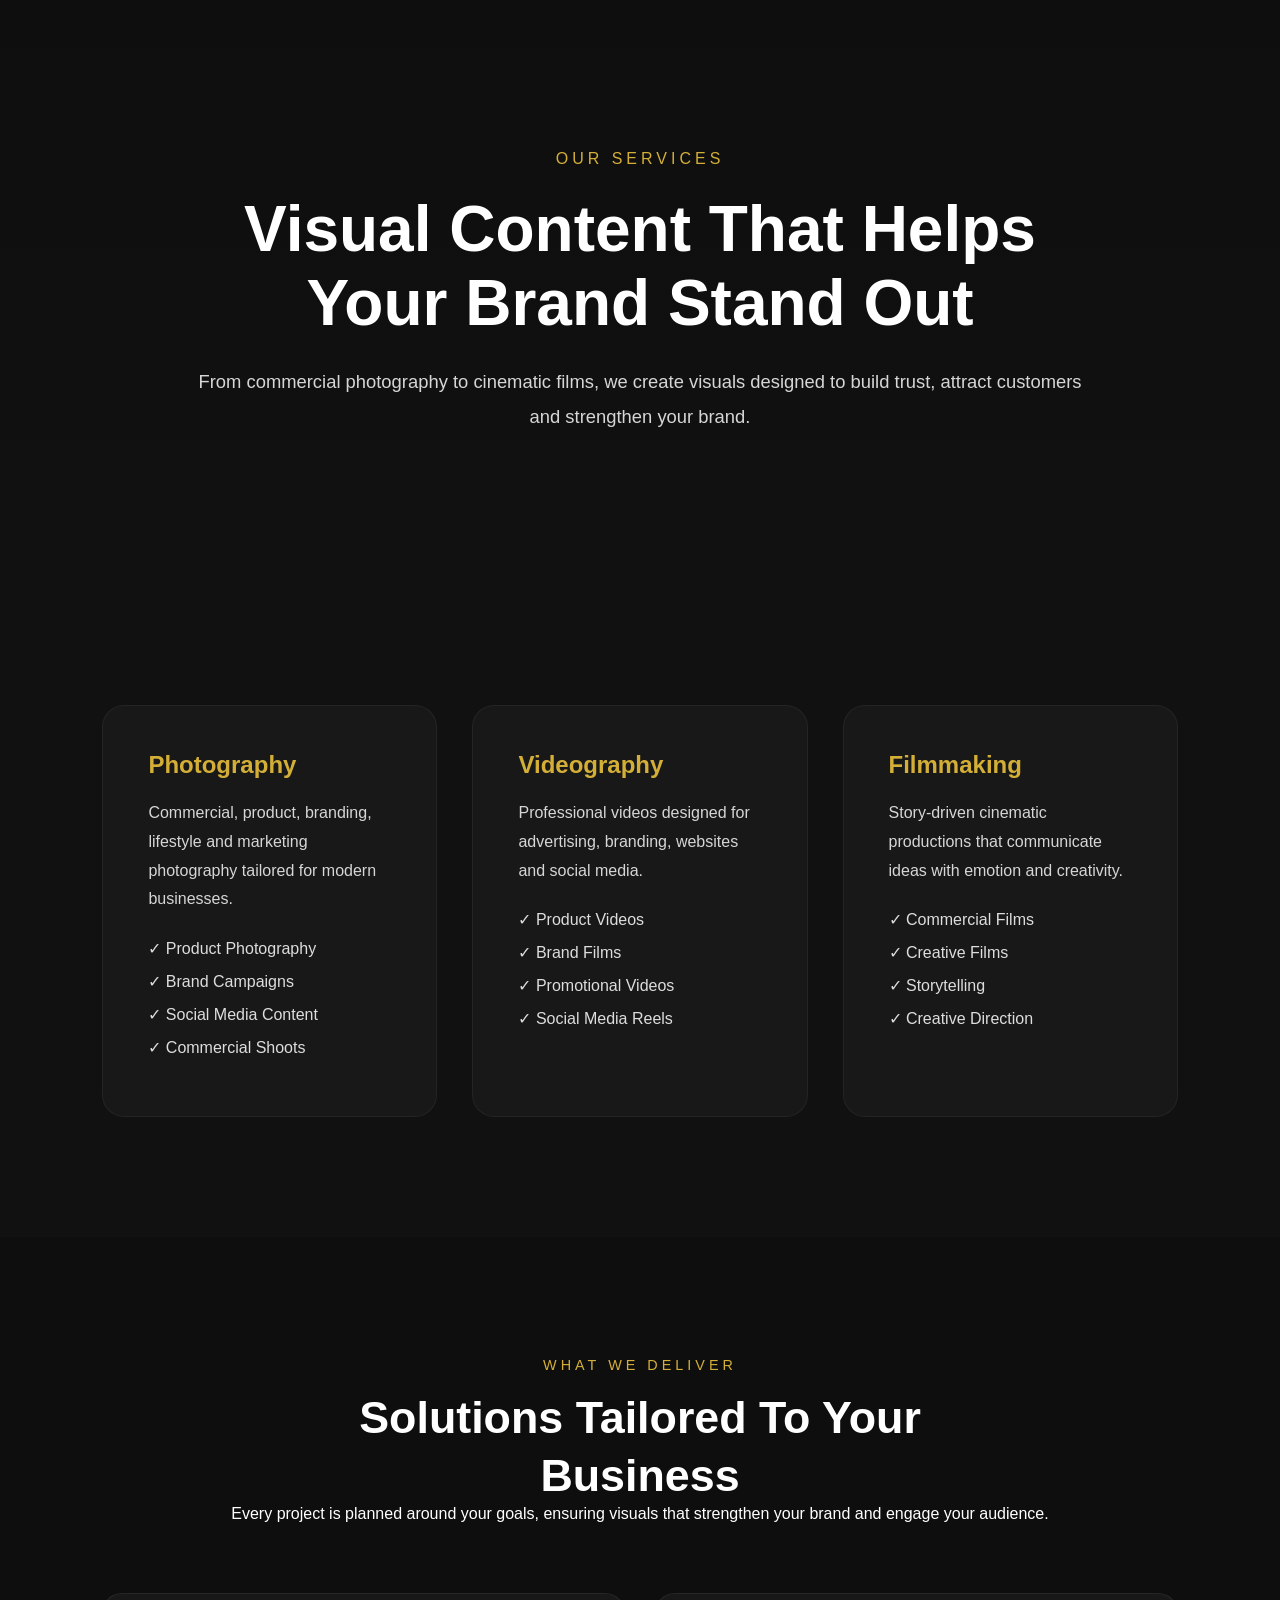
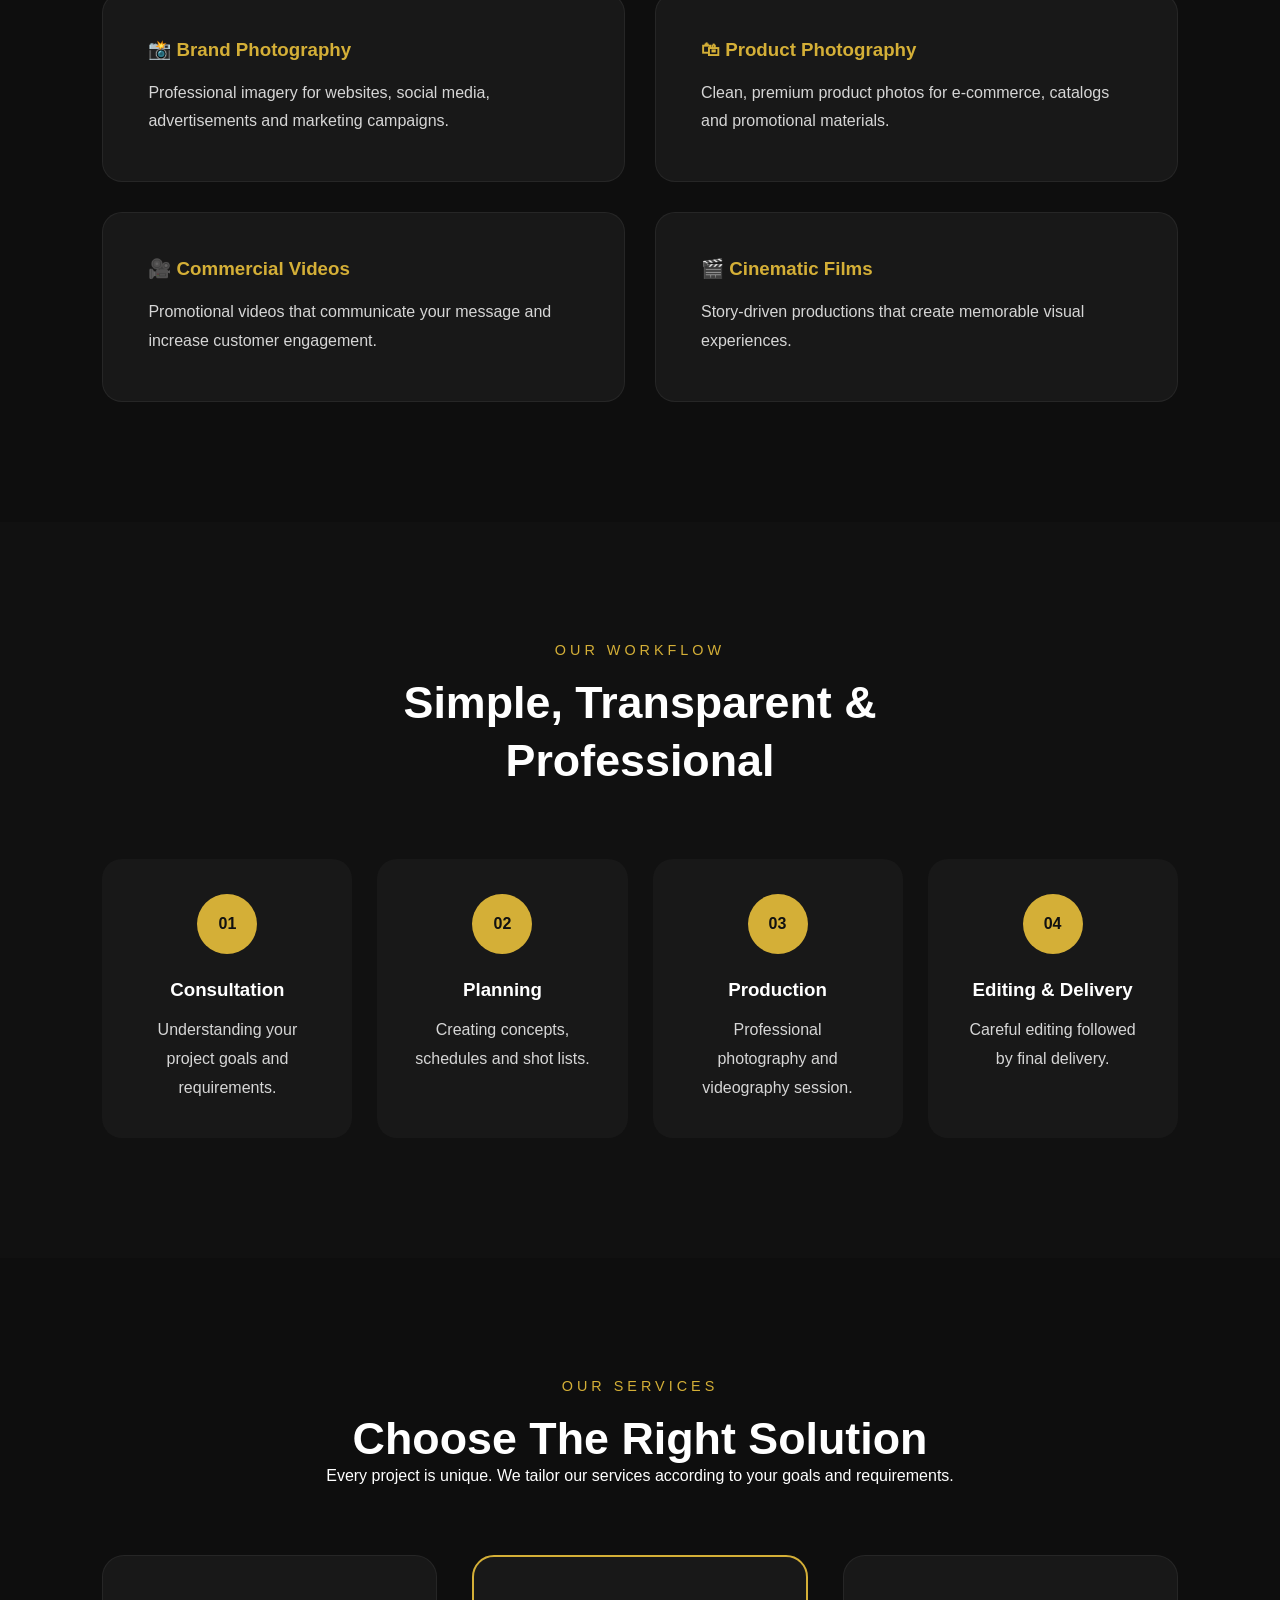
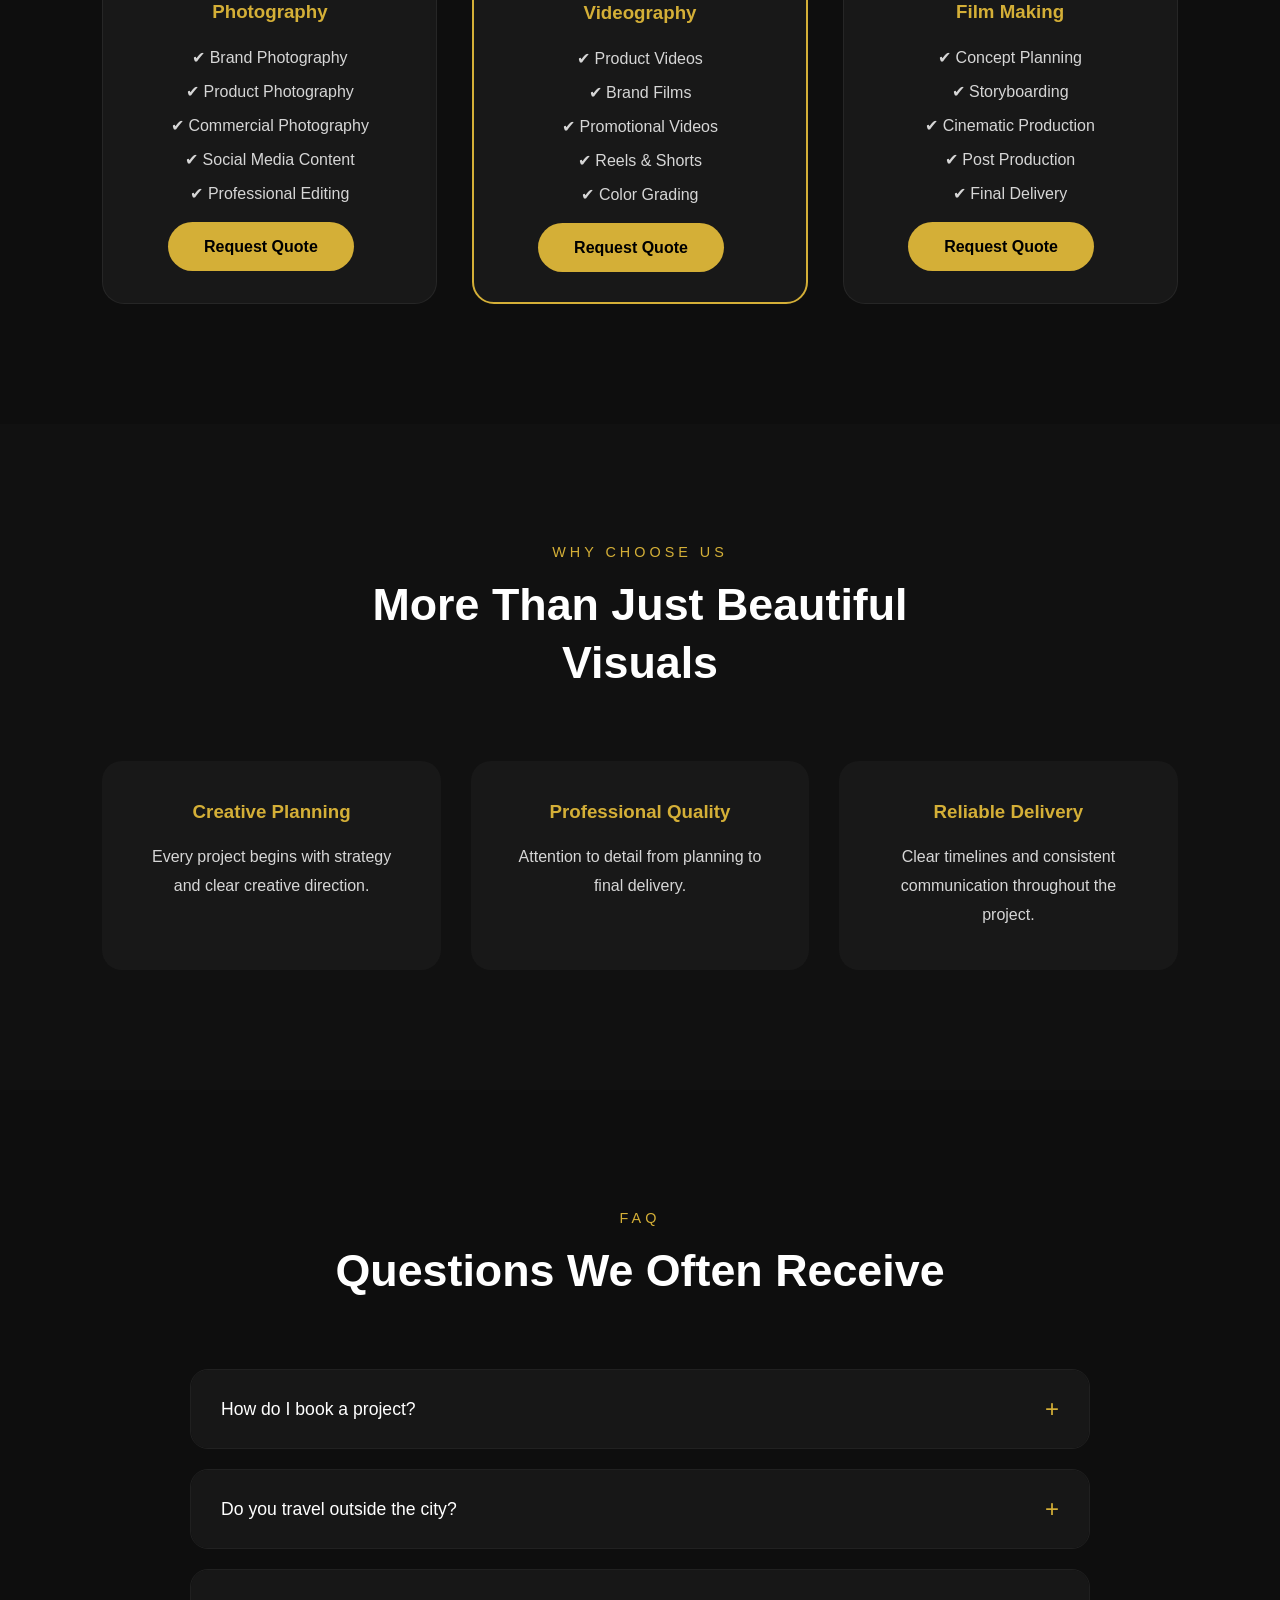
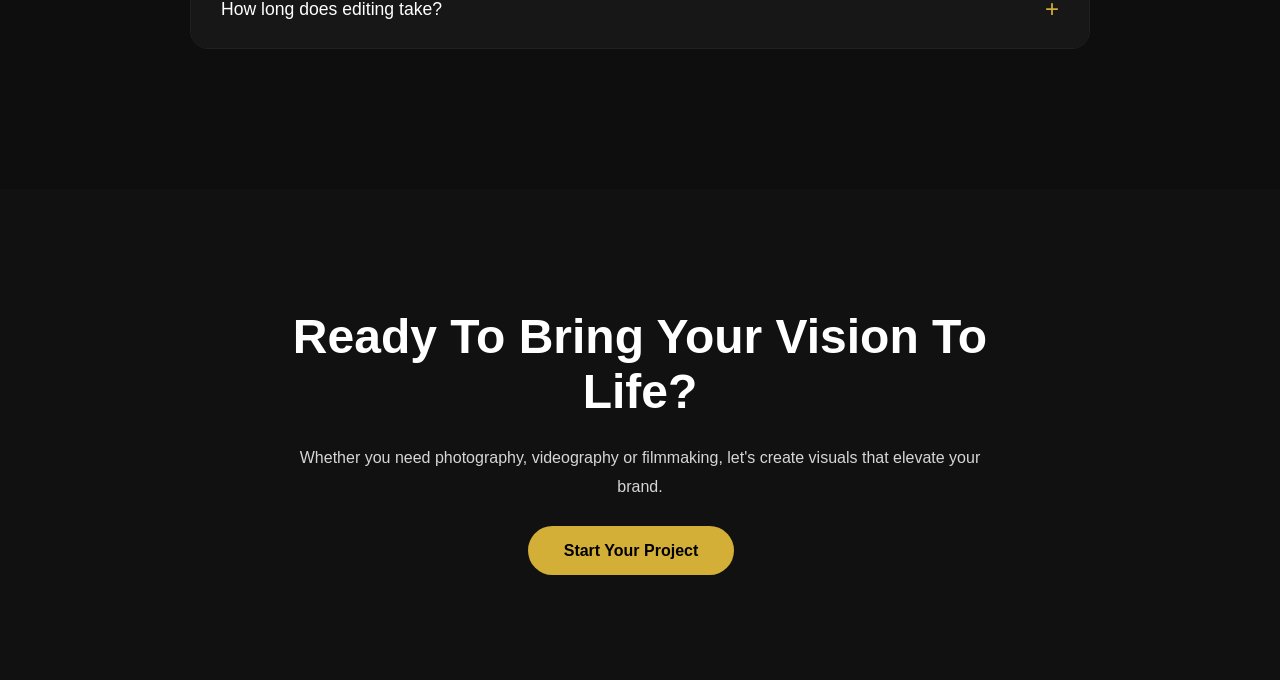
<file: services.html>
<link rel="stylesheet" href="css/style.css">
<link rel="stylesheet" href="css/about.css">
<link rel="stylesheet" href="css/responsive.css">
<link rel="stylesheet" href="css/services.css">
<body>

    <!-- Loader -->

    <!-- Progress Bar -->

    <!-- Navbar -->
  <main>
    <!-- ==========================================
            SERVICES HERO
========================================== -->

<section class="page-hero">

    <div class="page-hero-content">

        <span>OUR SERVICES</span>

        <h1>
            Visual Content That
            Helps Your Brand Stand Out
        </h1>

        <p>

            From commercial photography to cinematic films,
            we create visuals designed to build trust,
            attract customers and strengthen your brand.

        </p>

    </div>

</section>
<!-- ==========================================
            SERVICES GRID
========================================== -->

<section class="services-page reveal">

    <div class="services-grid">

        <article class="service-box" id="photography">

    <h2>Photography</h2>

            <p>

                Commercial, product, branding,
                lifestyle and marketing photography
                tailored for modern businesses.

            </p>

            <ul>

                <li>✓ Product Photography</li>

                <li>✓ Brand Campaigns</li>

                <li>✓ Social Media Content</li>

                <li>✓ Commercial Shoots</li>

            </ul>

        </article>

        <article class="service-box" id="videography">

    <h2>Videography</h2>

            <p>

                Professional videos designed
                for advertising, branding,
                websites and social media.

            </p>

            <ul>

                <li>✓ Product Videos</li>

                <li>✓ Brand Films</li>

                <li>✓ Promotional Videos</li>

                <li>✓ Social Media Reels</li>

            </ul>

        </article>

        <article class="service-box" id="filmmaking">

    <h2>Filmmaking</h2>

            <p>

                Story-driven cinematic productions
                that communicate ideas with emotion
                and creativity.

            </p>

            <ul>

                <li>✓ Commercial Films</li>

                <li>✓ Creative Films</li>

                <li>✓ Storytelling</li>

                <li>✓ Creative Direction</li>

            </ul>

        </article>

    </div>

</section>
<!-- ==========================================
            DETAILED SERVICES
========================================== -->

<section class="services-detail reveal">

    <div class="section-title">

        <span>WHAT WE DELIVER</span>

        <h2>Solutions Tailored To Your Business</h2>

        <p>
            Every project is planned around your goals, ensuring visuals that
            strengthen your brand and engage your audience.
        </p>

    </div>

    <div class="detail-grid">

        <div class="detail-card">

            <h3>📸 Brand Photography</h3>

            <p>
                Professional imagery for websites, social media,
                advertisements and marketing campaigns.
            </p>

        </div>

        <div class="detail-card">

            <h3>🛍 Product Photography</h3>

            <p>
                Clean, premium product photos for e-commerce,
                catalogs and promotional materials.
            </p>

        </div>

        <div class="detail-card">

            <h3>🎥 Commercial Videos</h3>

            <p>
                Promotional videos that communicate your message
                and increase customer engagement.
            </p>

        </div>

        <div class="detail-card">

            <h3>🎬 Cinematic Films</h3>

            <p>
                Story-driven productions that create memorable
                visual experiences.
            </p>

        </div>

    </div>

</section>
<!-- ==========================================
            WORKFLOW
========================================== -->

<section class="workflow reveal">

    <div class="section-title">

        <span>OUR WORKFLOW</span>

        <h2>Simple, Transparent & Professional</h2>

    </div>

    <div class="workflow-grid">

        <div class="workflow-step">

            <div class="step-no">01</div>

            <h3>Consultation</h3>

            <p>Understanding your project goals and requirements.</p>

        </div>

        <div class="workflow-step">

            <div class="step-no">02</div>

            <h3>Planning</h3>

            <p>Creating concepts, schedules and shot lists.</p>

        </div>

        <div class="workflow-step">

            <div class="step-no">03</div>

            <h3>Production</h3>

            <p>Professional photography and videography session.</p>

        </div>

        <div class="workflow-step">

            <div class="step-no">04</div>

            <h3>Editing & Delivery</h3>

            <p>Careful editing followed by final delivery.</p>

        </div>

    </div>

</section>
<!-- ==========================================
                PACKAGES
========================================== -->

<section class="packages reveal">

    <div class="section-title">

        <span>OUR SERVICES</span>

        <h2>Choose The Right Solution</h2>

        <p>
            Every project is unique. We tailor our services
            according to your goals and requirements.
        </p>

    </div>

    <div class="packages-grid">

        <div class="package-card">

            <h3>Photography</h3>

            <ul>

                <li>✔ Brand Photography</li>
                <li>✔ Product Photography</li>
                <li>✔ Commercial Photography</li>
                <li>✔ Social Media Content</li>
                <li>✔ Professional Editing</li>

            </ul>

            <a href="contact.html" class="primary-btn">
                Request Quote
            </a>

        </div>

        <div class="package-card featured">

            <h3>Videography</h3>

            <ul>

                <li>✔ Product Videos</li>
                <li>✔ Brand Films</li>
                <li>✔ Promotional Videos</li>
                <li>✔ Reels & Shorts</li>
                <li>✔ Color Grading</li>

            </ul>

            <a href="contact.html" class="primary-btn">
                Request Quote
            </a>

        </div>

        <div class="package-card">

            <h3>Film Making</h3>

            <ul>

                <li>✔ Concept Planning</li>
                <li>✔ Storyboarding</li>
                <li>✔ Cinematic Production</li>
                <li>✔ Post Production</li>
                <li>✔ Final Delivery</li>

            </ul>

            <a href="contact.html" class="primary-btn">
                Request Quote
            </a>

        </div>

    </div>

</section>
<!-- ==========================================
            WHY CHOOSE US
========================================== -->

<section class="why-services reveal">

    <div class="section-title">

        <span>WHY CHOOSE US</span>

        <h2>More Than Just Beautiful Visuals</h2>

    </div>

    <div class="why-grid">

        <div class="why-item">

            <h3>Creative Planning</h3>

            <p>
                Every project begins with strategy and clear creative direction.
            </p>

        </div>

        <div class="why-item">

            <h3>Professional Quality</h3>

            <p>
                Attention to detail from planning to final delivery.
            </p>

        </div>

        <div class="why-item">

            <h3>Reliable Delivery</h3>

            <p>
                Clear timelines and consistent communication throughout the project.
            </p>

        </div>

    </div>

</section>
<!-- ==========================================
                SERVICES FAQ
========================================== -->

<section class="faq reveal">

    <div class="section-title">

        <span>FAQ</span>

        <h2>Questions We Often Receive</h2>

    </div>

    <div class="faq-container">

        <div class="faq-item">

            <button class="faq-question">

                How do I book a project?

                <span>+</span>

            </button>

            <div class="faq-answer">

                <p>

                    Contact us through the website or WhatsApp.
                    We'll discuss your project, timeline and requirements.

                </p>

            </div>

        </div>

        <div class="faq-item">

            <button class="faq-question">

                Do you travel outside the city?

                <span>+</span>

            </button>

            <div class="faq-answer">

                <p>

                    Yes, we are available for projects across India.
                    Travel costs depend on the location.

                </p>

            </div>

        </div>

        <div class="faq-item">

            <button class="faq-question">

                How long does editing take?

                <span>+</span>

            </button>

            <div class="faq-answer">

                <p>

                    Turnaround time depends on the scope of the project.
                    We'll always share an estimated delivery date before starting.

                </p>

            </div>

        </div>

    </div>

</section>
<!-- ==========================================
                CTA
========================================== -->

<section class="about-cta reveal">

    <div class="about-cta-content">

        <h2>Ready To Bring Your Vision To Life?</h2>

        <p>

            Whether you need photography, videography or filmmaking,
            let's create visuals that elevate your brand.

        </p>

        <a href="contact.html" class="primary-btn">

            Start Your Project

        </a>

    </div>

</section>
    </main>



    <!-- Footer -->

    <!-- Scripts -->
     <script src="js/faq.js"></script>

</body>
</file>
<file: css/style.css>
/* ==========================================================
   ROOT VARIABLES
========================================================== */

:root{

    --primary:#D4AF37;

    --background:#0E0E0E;

    --surface:#111111;

    --text:#FFFFFF;

    --text-light:#D6D6D6;

    --transition:.35s cubic-bezier(.22,.61,.36,1);

    --radius:22px;

}
/* ===========================
   GOOGLE FONT
=========================== */

@import url('https://fonts.googleapis.com/css2?family=Poppins:wght@300;400;500;600;700&display=swap');

/* ===========================
   RESET
=========================== */

*{
    margin:0;
    padding:0;
    box-sizing:border-box;
}

html{
    scroll-behavior:smooth;
}

body{

    font-family:'Poppins',sans-serif;

    background:#0e0e0e;

    color:white;

}

/* ===========================
   NAVBAR
=========================== */

.navbar{

    position:fixed;

    top:0;
    left:0;

    width:100%;

    display:flex;

    justify-content:space-between;

    align-items:center;

    padding:22px 8%;

    z-index:999;

    transition:.4s ease;

}

.navbar.scrolled{

    background:rgba(10,10,10,.85);

    backdrop-filter:blur(15px);

    box-shadow:0 10px 30px rgba(0,0,0,.35);

}

.logo{

    font-size:28px;

    font-weight:700;

    letter-spacing:2px;

}

.nav-links{

    display:flex;

    gap:35px;

    list-style:none;

}

.nav-links a{

    color:white;

    text-decoration:none;

    position:relative;

    transition:.3s;

}

.nav-links a::after{

    content:"";

    position:absolute;

    left:0;
    bottom:-6px;

    width:0;

    height:2px;

    background:#d4af37;

    transition:.35s;

}

.nav-links a:hover::after,

.nav-links a.active::after{

    width:100%;

}

.btn{

    background:#d4af37;

    color:black;

    text-decoration:none;

    padding:13px 28px;

    border-radius:40px;

    font-weight:600;

    transition:.3s;

}

.btn:hover{

    transform:translateY(-3px);

}

.menu-toggle{

    display:none;

    font-size:30px;

    cursor:pointer;

}

/* ===========================
   HERO
=========================== */

.hero{

    position:relative;

    width:100%;

    height:100vh;

    overflow:hidden;

}

.hero-video{

    position:absolute;

    width:100%;

    height:100%;

    object-fit:cover;

}

.overlay{

    position:absolute;

    width:100%;

    height:100%;

    background:rgba(0,0,0,.55);

    z-index:1;

}

.gradient-overlay{

    position:absolute;

    width:100%;

    height:100%;

    background:linear-gradient(to top,#0e0e0e 5%,transparent 60%);

    z-index:2;

}

.hero-content{

    position:relative;

    z-index:5;

    display:flex;

    flex-direction:column;

    justify-content:center;

    height:100%;

    padding-left:8%;

}

.subtitle{

    color:#d4af37;

    letter-spacing:5px;

    margin-bottom:20px;

    font-size:.9rem;

}

.hero-title{

    font-size:6rem;

    line-height:1;

    margin-bottom:30px;

}

.hero p{

    width:650px;

    color:#d0d0d0;

    font-size:1.1rem;

    line-height:1.8;

}

.hero-buttons{

    margin-top:45px;

}

.primary-btn{

    background:#d4af37;

    color:black;

    text-decoration:none;

    padding:16px 36px;

    border-radius:50px;

    margin-right:18px;

    font-weight:600;

    transition:.35s;

}

.primary-btn:hover{

    transform:translateY(-4px);

}

.secondary-btn{

    color:white;

    text-decoration:none;

    border:2px solid white;

    padding:16px 36px;

    border-radius:50px;

    transition:.35s;

}

.secondary-btn:hover{

    background:white;

    color:black;

}

.circle{

    position:absolute;

    border-radius:50%;

    filter:blur(90px);

    opacity:.12;

}

.circle1{

    width:350px;

    height:350px;

    background:#d4af37;

    top:10%;

    right:10%;

}

.circle2{

    width:250px;

    height:250px;

    background:#ffffff;

    bottom:10%;

    left:10%;

}
/* ===========================
   SCROLL INDICATOR
=========================== */

.scroll-indicator{

    position:absolute;

    bottom:35px;

    left:50%;

    transform:translateX(-50%);

    z-index:10;

}

.scroll-indicator span{

    display:block;

    width:28px;

    height:48px;

    border:2px solid white;

    border-radius:50px;

    position:relative;

}

.scroll-indicator span::before{

    content:"";

    position:absolute;

    left:50%;

    top:10px;

    transform:translateX(-50%);

    width:5px;

    height:10px;

    background:white;

    border-radius:50px;

    animation:scroll 2s infinite;

}

@keyframes scroll{

0%{

opacity:0;

top:10px;

}

50%{

opacity:1;

}

100%{

opacity:0;

top:26px;

}

}
.hero-content>*{

opacity:0;

transform:translateY(40px);

animation:fadeUp .8s forwards;

}

.subtitle{

animation-delay:.2s;

}

.hero-title{

animation-delay:.5s;

}

.hero p{

animation-delay:.8s;

}

.hero-buttons{

animation-delay:1.1s;

}

@keyframes fadeUp{

to{

opacity:1;

transform:translateY(0);

}

}
#progress-bar{

    position:fixed;

    top:0;

    left:0;

    width:0;

    height:4px;

    background:var(--primary);

    z-index:100000;

}
.about-cta{

    padding:120px 8%;

    background:#111;

    text-align:center;

}

.about-cta-content{

    max-width:700px;

    margin:auto;

}

.about-cta h2{

    font-size:3rem;

    margin-bottom:25px;

}

.about-cta p{

    color:var(--text-light);

    line-height:1.8;

    margin-bottom:40px;

}
</file>
<file: css/about.css>
/* ==========================================
                ABOUT PAGE
========================================== */

.page-hero{

    min-height:65vh;

    display:flex;

    justify-content:center;

    align-items:center;

    text-align:center;

    padding:140px 8% 100px;

    background:linear-gradient(
        180deg,
        #0e0e0e,
        #111
    );

}

.page-hero-content{

    max-width:900px;

}

.page-hero span{

    color:var(--primary);

    letter-spacing:4px;

}

.page-hero h1{

    font-size:4rem;

    margin:25px 0;

    line-height:1.15;

}

.page-hero p{

    color:var(--text-light);

    font-size:1.15rem;

    line-height:1.9;

}
/* ==========================================
                STORY
========================================== */

.story{

    padding:120px 8%;

    background:#111;

}

.story-container{

    display:grid;

    grid-template-columns:1fr 1fr;

    gap:80px;

    align-items:center;

}

.story-image{

    overflow:hidden;

    border-radius:24px;

}

.story-image img{

    width:100%;

    display:block;

    transition:.6s;

}

.story-image:hover img{

    transform:scale(1.05);

}

.story-content span{

    color:var(--primary);

    letter-spacing:4px;

}

.story-content h2{

    margin:20px 0 30px;

    font-size:2.8rem;

    line-height:1.2;

}

.story-content p{

    color:var(--text-light);

    line-height:1.9;

    margin-bottom:24px;

}
/* ==========================================
                VALUES
========================================== */

.values{

    padding:120px 8%;

    background:#111;

}

.values-grid{

    margin-top:70px;

    display:grid;

    grid-template-columns:repeat(2,1fr);

    gap:30px;

}

.value-card{

    background:#181818;

    border:1px solid rgba(255,255,255,.06);

    border-radius:22px;

    padding:45px;

    transition:.35s ease;

}

.value-card:hover{

    transform:translateY(-10px);

    border-color:rgba(212,175,55,.4);

    box-shadow:0 20px 40px rgba(0,0,0,.3);

}

.value-icon{

    width:65px;

    height:65px;

    border-radius:50%;

    background:rgba(212,175,55,.12);

    color:var(--primary);

    display:flex;

    justify-content:center;

    align-items:center;

    font-size:1.6rem;

    margin-bottom:25px;

}

.value-card h3{

    margin-bottom:18px;

    font-size:1.5rem;

}

.value-card p{

    color:var(--text-light);

    line-height:1.8;

}
/* ==========================================
            EQUIPMENT
========================================== */

.equipment{

    padding:120px 8%;

    background:#0e0e0e;

}

.equipment-grid{

    margin-top:70px;

    display:grid;

    grid-template-columns:repeat(3,1fr);

    gap:25px;

}

.equipment-item{

    background:#171717;

    padding:35px;

    text-align:center;

    border-radius:18px;

    border:1px solid rgba(255,255,255,.05);

    transition:.3s;

}

.equipment-item:hover{

    border-color:rgba(212,175,55,.35);

    transform:translateY(-6px);

}
/* ==========================================
            BEHIND THE SCENES
========================================== */

.bts{

    padding:120px 8%;

    background:#111;

}

.bts-grid{

    margin-top:70px;

    display:grid;

    grid-template-columns:repeat(2,1fr);

    grid-auto-rows:280px;

    gap:25px;

}

.bts-item{

    overflow:hidden;

    border-radius:20px;

    position:relative;

}

.bts-item.large{

    grid-row:span 2;

}

.bts-item.wide{

    grid-column:span 2;

}

.bts-item img{

    width:100%;

    height:100%;

    object-fit:cover;

    transition:transform .5s ease;

}

.bts-item:hover img{

    transform:scale(1.08);

}
/* ==========================================
                FAQ
========================================== */

.faq{

    padding:120px 8%;

    background:#0e0e0e;

}

.faq-container{

    max-width:900px;

    margin:70px auto 0;

}

.faq-item{

    margin-bottom:20px;

    border:1px solid rgba(255,255,255,.08);

    border-radius:18px;

    overflow:hidden;

}

.faq-question{

    width:100%;

    background:#171717;

    color:white;

    border:none;

    padding:25px 30px;

    display:flex;

    justify-content:space-between;

    align-items:center;

    cursor:pointer;

    font-size:1.1rem;

}

.faq-question span{

    color:var(--primary);

    font-size:1.5rem;

}

.faq-answer{

    max-height:0;

    overflow:hidden;

    transition:max-height .35s ease;

    background:#111;

}

.faq-answer p{

    padding:25px 30px;

    color:var(--text-light);

    line-height:1.8;

}

.faq-item.active .faq-answer{

    max-height:220px;

}
</file>
<file: css/responsive.css>
@media(max-width:992px){

.nav-links{

position:fixed;

top:80px;

right:-100%;

width:270px;

height:100vh;

background:#111;

display:flex;

flex-direction:column;

padding:50px 30px;

gap:30px;

transition:.4s;

}

.nav-links.show{

right:0;

}

.menu-toggle{

display:block;

}

.btn{

display:none;

}

.hero h1{

font-size:3rem;

}

.hero p{

width:90%;

}

}
/* ===========================
   SERVICES
=========================== */

@media(max-width:992px){

.services-container{

grid-template-columns:1fr;

}

.service-card{

height:420px;

}

.section-title h2{

font-size:2rem;

}

}
/* Portfolio */

@media(max-width:992px){

.portfolio-grid{

grid-template-columns:1fr;

grid-auto-rows:300px;

}

.large{

grid-column:span 1;

}

.tall{

grid-row:span 1;

}

}
/* WHY */

@media(max-width:992px){

.why-grid{

grid-template-columns:1fr;

}

}
/* ===========================
   PROCESS
=========================== */

@media(max-width:992px){

.timeline{

grid-template-columns:1fr;

}

.timeline-line{

display:none;

}

.step{

text-align:left;

padding-left:30px;

}

.step-number{

margin:0 0 20px;

}

}
/* TESTIMONIALS */

@media(max-width:992px){

.testimonial-slider{

flex-direction:column;

}

.testimonial-track{

min-height:380px;

}

.client-logos{

grid-template-columns:repeat(2,1fr);

}

}
/* CTA */

@media(max-width:992px){

.cta{

padding:100px 8%;

}

.cta h2{

font-size:2.4rem;

}

}
/* FOOTER */

@media(max-width:992px){

.footer-container{

grid-template-columns:1fr;

}

.footer-bottom{

flex-direction:column;

gap:20px;

text-align:center;

}

}
/* STORY */

@media(max-width:992px){

.story-container{

grid-template-columns:1fr;

}

.story-content{

text-align:center;

}

}
/* ==========================================
            MISSION
========================================== */

.mission{

    padding:120px 8%;

    background:#0e0e0e;

}

.mission-grid{

    display:grid;

    grid-template-columns:repeat(2,1fr);

    gap:35px;

}

.mission-card{

    background:#171717;

    padding:55px;

    border-radius:22px;

    border:1px solid rgba(255,255,255,.05);

    transition:.35s;

}

.mission-card:hover{

    transform:translateY(-8px);

    border-color:rgba(212,175,55,.4);

}

.mission-card h3{

    margin-bottom:20px;

    font-size:2rem;

    color:var(--primary);

}

.mission-card p{

    line-height:1.8;

    color:var(--text-light);

}
/* MISSION */

@media(max-width:992px){

.mission-grid{

grid-template-columns:1fr;

}

}
/* VALUES */

@media(max-width:992px){

.values-grid{

grid-template-columns:1fr;

}

}
/* EQUIPMENT */

@media(max-width:992px){

.equipment-grid{

grid-template-columns:repeat(2,1fr);

}

}

@media(max-width:600px){

.equipment-grid{

grid-template-columns:1fr;

}

}
/* BEHIND THE SCENES */

@media(max-width:992px){

.bts-grid{

grid-template-columns:1fr;

grid-auto-rows:250px;

}

.bts-item.large,
.bts-item.wide{

grid-column:auto;

grid-row:auto;

}

}
/* SERVICES PAGE */

@media(max-width:992px){

.services-grid{

grid-template-columns:1fr;

}

.page-hero h1{

font-size:2.8rem;

}

}
/* DETAILED SERVICES */

@media(max-width:992px){

.detail-grid{

grid-template-columns:1fr;

}

}
/* WORKFLOW */

@media(max-width:992px){

.workflow-grid{

grid-template-columns:1fr;

}

}
/* PACKAGES */

@media(max-width:992px){

.packages-grid{

grid-template-columns:1fr;

}

}
/* WHY SERVICES */

@media(max-width:992px){

.why-grid{

grid-template-columns:1fr;

}

}
/* ==========================================
            MASONRY
========================================== */

@media(max-width:992px){

    .gallery-grid{

        columns:2 250px;

    }

}

@media(max-width:600px){

    .gallery-grid{

        columns:1;

    }

}
/* FEATURED */

@media(max-width:992px){

.featured-project{

grid-template-columns:1fr;

text-align:center;

}

}
/* PORTFOLIO STATS */

@media(max-width:992px){

.stats-grid{

grid-template-columns:repeat(2,1fr);

}

}

@media(max-width:600px){

.stats-grid{

grid-template-columns:1fr;

}

}
/* CONTACT */

@media(max-width:992px){

.contact-grid{

grid-template-columns:1fr;

}

}
/* CONTACT FORM */

@media(max-width:768px){

.form-row{

grid-template-columns:1fr;

}

}
/* CONTACT SOCIAL */

@media(max-width:992px){

.social-grid{

grid-template-columns:repeat(2,1fr);

}

}

@media(max-width:600px){

.social-grid{

grid-template-columns:1fr;

}

.hours-card div{

flex-direction:column;

gap:10px;

}

}
</file>
<file: css/services.css>
/* ===========================
   SERVICES
=========================== */

.services{

    padding:120px 8%;

    background:#111;

}

.section-title{

    text-align:center;

    margin-bottom:70px;

}

.section-title span{

    color:#d4af37;

    letter-spacing:4px;

    font-size:.9rem;

}

.section-title h2{

    font-size:2.8rem;

    margin-top:15px;

    max-width:700px;

    margin-inline:auto;

    line-height:1.3;

}

.services-container{

    display:grid;

    grid-template-columns:repeat(3,1fr);

    gap:30px;

}

.service-card{

    position:relative;

    overflow:hidden;

    border-radius:20px;

    height:550px;

    cursor:pointer;
    transition:
transform .45s cubic-bezier(.22,.61,.36,1),
box-shadow .45s;

transform-style:preserve-3d;

will-change:transform;

}

.service-card img{

    width:100%;

    height:100%;

    object-fit:cover;

    transition:.7s;

}

.service-overlay{

    position:absolute;

    inset:0;

    background:linear-gradient(

        to top,

        rgba(0,0,0,.9),

        rgba(0,0,0,.2)

    );

    transition:.5s;

}

.service-content{

    position:absolute;

    bottom:35px;

    left:35px;

    z-index:10;

}

.service-content h3{

    font-size:2rem;

    margin-bottom:12px;

}

.service-content p{

    color:#d9d9d9;

    margin-bottom:22px;

}

.service-content a{

    color:#d4af37;

    text-decoration:none;

    font-weight:600;

    transition:.3s;

}

.service-card:hover img{

    transform:scale(1.1);

}

.service-card:hover{

transform:

translateY(-12px)

scale(1.02);

box-shadow:

0 35px 70px rgba(0,0,0,.45);

}

.service-card:hover .service-overlay{

    background:linear-gradient(

        to top,

        rgba(0,0,0,.95),

        rgba(0,0,0,.05)

    );

}

.service-card:hover a{

    letter-spacing:2px;

}
/* ==========================================
            SERVICES PAGE
========================================== */

.page-hero{

    min-height:65vh;

    display:flex;

    justify-content:center;

    align-items:center;

    text-align:center;

    padding:140px 8%;

    background:linear-gradient(180deg,#0e0e0e,#111);

}

.page-hero-content{

    max-width:900px;

}

.page-hero span{

    color:var(--primary);

    letter-spacing:4px;

}

.page-hero h1{

    font-size:4rem;

    margin:25px 0;

    line-height:1.15;

}

.page-hero p{

    color:var(--text-light);

    line-height:1.9;

    font-size:1.15rem;

}
/* ==========================================
            SERVICES GRID
========================================== */

.services-page{

    padding:120px 8%;

    background:#111;

}

.services-grid{

    display:grid;

    grid-template-columns:repeat(3,1fr);

    gap:35px;

}

.service-box{

    background:#181818;

    border-radius:22px;

    padding:45px;

    border:1px solid rgba(255,255,255,.05);

    transition:.35s;

}

.service-box:hover{

    transform:translateY(-10px);

    border-color:rgba(212,175,55,.35);

}

.service-box h2{

    color:var(--primary);

    margin-bottom:20px;

}

.service-box p{

    color:var(--text-light);

    line-height:1.8;

    margin-bottom:25px;

}

.service-box ul{

    list-style:none;

}

.service-box li{

    margin-bottom:14px;

    color:#ddd;

}
/* ==========================================
        DETAILED SERVICES
========================================== */

.services-detail{

    padding:120px 8%;

    background:#0e0e0e;

}

.detail-grid{

    margin-top:70px;

    display:grid;

    grid-template-columns:repeat(2,1fr);

    gap:30px;

}

.detail-card{

    background:#181818;

    padding:45px;

    border-radius:20px;

    border:1px solid rgba(255,255,255,.06);

    transition:.35s;

}

.detail-card:hover{

    transform:translateY(-8px);

    border-color:rgba(212,175,55,.35);

}

.detail-card h3{

    margin-bottom:18px;

    color:var(--primary);

}

.detail-card p{

    color:var(--text-light);

    line-height:1.8;

}
/* ==========================================
            WORKFLOW
========================================== */

.workflow{

    padding:120px 8%;

    background:#111;

}

.workflow-grid{

    margin-top:70px;

    display:grid;

    grid-template-columns:repeat(4,1fr);

    gap:25px;

}

.workflow-step{

    background:#181818;

    padding:35px;

    border-radius:20px;

    text-align:center;

}

.step-no{

    width:60px;

    height:60px;

    margin:auto;

    border-radius:50%;

    background:var(--primary);

    color:#111;

    display:flex;

    justify-content:center;

    align-items:center;

    font-weight:700;

    margin-bottom:25px;

}

.workflow-step h3{

    margin-bottom:15px;

}

.workflow-step p{

    color:var(--text-light);

    line-height:1.8;

}
/* ==========================================
                PACKAGES
========================================== */

.packages{

    padding:120px 8%;

    background:#0e0e0e;

}

.packages-grid{

    display:grid;

    grid-template-columns:repeat(3,1fr);

    gap:35px;

    margin-top:70px;

}

.package-card{

    background:#181818;

    padding:45px;

    border-radius:22px;

    border:1px solid rgba(255,255,255,.06);

    transition:.35s;

    text-align:center;

}

.package-card:hover{

    transform:translateY(-10px);

    border-color:rgba(212,175,55,.4);

}

.package-card.featured{

    border:2px solid var(--primary);

}

.package-card h3{

    color:var(--primary);

    margin-bottom:25px;

}

.package-card ul{

    list-style:none;

    margin-bottom:35px;

}

.package-card li{

    margin:15px 0;

    color:var(--text-light);

}

.package-card .primary-btn{

    width:100%;

}
/* ==========================================
            WHY SERVICES
========================================== */

.why-services{

    padding:120px 8%;

    background:#111;

}

.why-grid{

    margin-top:70px;

    display:grid;

    grid-template-columns:repeat(3,1fr);

    gap:30px;

}

.why-item{

    background:#181818;

    padding:40px;

    border-radius:20px;

    text-align:center;

}

.why-item h3{

    color:var(--primary);

    margin-bottom:20px;

}

.why-item p{

    color:var(--text-light);

    line-height:1.8;

}
</file>
